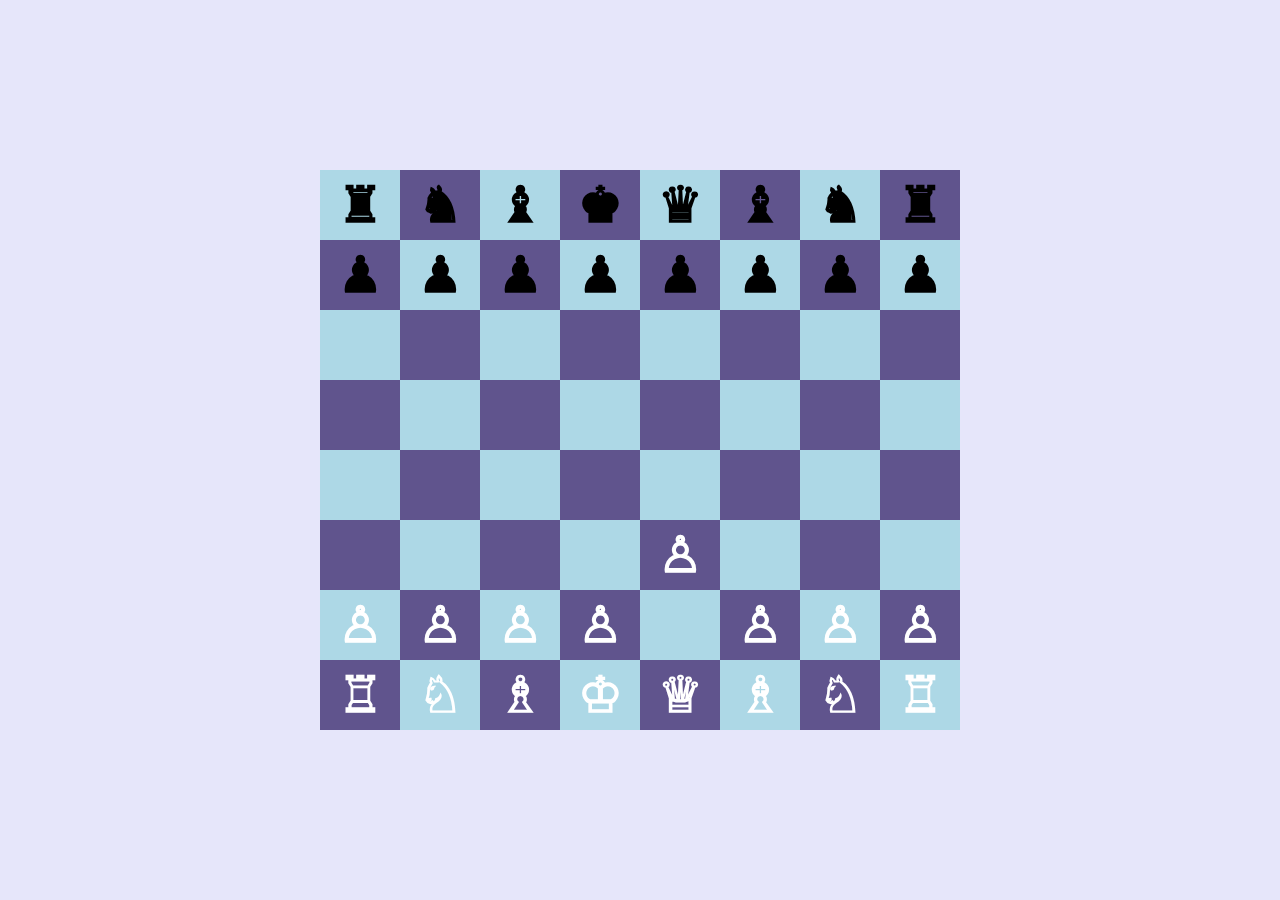
<file: chess/index.html>
<!DOCTYPE html>
<html lang="en">
<head>
    <meta charset="UTF-8">
    <meta name="viewport" content="width=device-width, initial-scale=1.0">
    <title>Chessboard</title>
    <link rel="stylesheet" href="./style.css">
</head>
<body>
    <div class="container">
        <div class="item1 item">
            <div>&#9820;</div>
            <div>&#9822;</div>
            <div>&#9821;</div>
            <div>&#9818;</div>
            <div>&#9819;</div>
            <div>&#9821;</div>
            <div>&#9822;</div>
            <div>&#9820;</div>
        </div>
        <div class="item2 item">
            <div>&#9823;</div>
            <div>&#9823;</div>
            <div>&#9823;</div>
            <div>&#9823;</div>
            <div>&#9823;</div>
            <div>&#9823;</div>
            <div>&#9823;</div>
            <div>&#9823;</div>
        </div>
        <div class="item3 item">
            <div></div>
            <div></div>
            <div></div>
            <div></div>
            <div></div>
            <div></div>
            <div></div>
            <div></div>
        </div>
        <div class="item4 item">
            <div></div>
            <div></div>
            <div></div>
            <div></div>
            <div></div>
            <div></div>
            <div></div>
            <div></div>
        </div>
        <div class="item5 item">
            <div></div>
            <div></div>
            <div></div>
            <div></div>
            <div></div>
            <div></div>
            <div></div>
            <div></div>
        </div>
        <div class="item6 item">
            <div></div>
            <div></div>
            <div></div>
            <div></div>
            <div>&#9817;</div>
            <div></div>
            <div></div>
            <div></div>
        </div>
        <div class="item7 item">
            <div>&#9817;</div>
            <div>&#9817;</div>
            <div>&#9817;</div>
            <div>&#9817;</div>
            <div></div>
            <div>&#9817;</div>
            <div>&#9817;</div>
            <div>&#9817;</div>
        </div>
        <div class="item8 item">
            <div>&#9814;</div>
            <div>&#9816;</div>
            <div>&#9815;</div>
            <div>&#9812;</div>
            <div>&#9813;</div>
            <div>&#9815;</div>
            <div>&#9816;</div>
            <div>&#9814;</div>
        </div>
    </div>
    
</body>
</html>
</file>
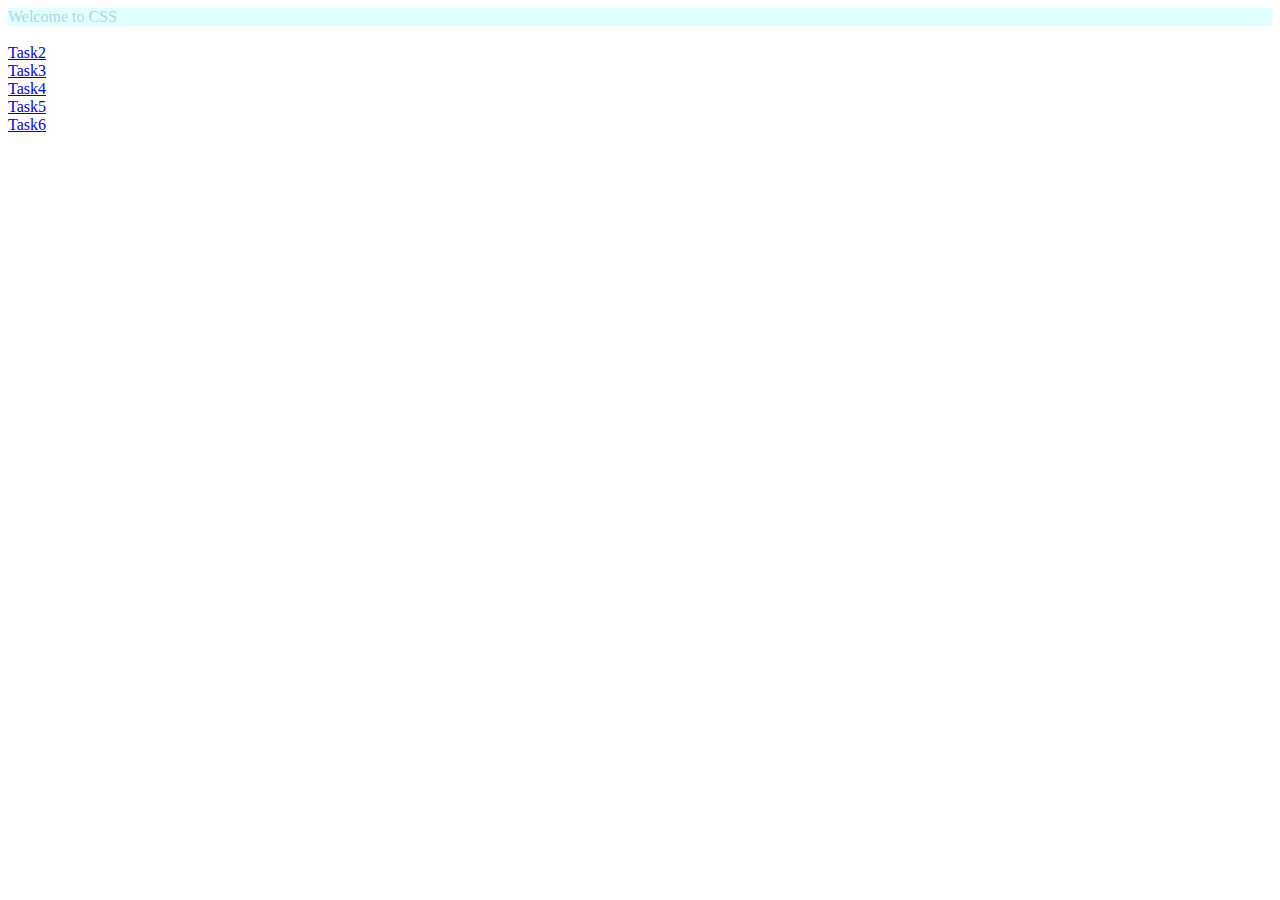
<file: Day1/index.html>
<!DOCTYPE html>
<html lang="en">
<head>
    <meta charset="UTF-8">
    <meta name="viewport" content="width=device-width, initial-scale=1.0">
    <title>Document</title>
</head>
<body>
    <div style="color: lightblue; background-color: lightcyan;">Welcome to CSS</div><br>
    <a href="./task2.html">Task2</a><br>
    <a href="./task3.html">Task3</a><br>
    <a href="./task4.html">Task4</a><br>
    <a href="./task5.html">Task5</a><br>
    <a href="./task6.html">Task6</a>
</body>
</html>
</file>
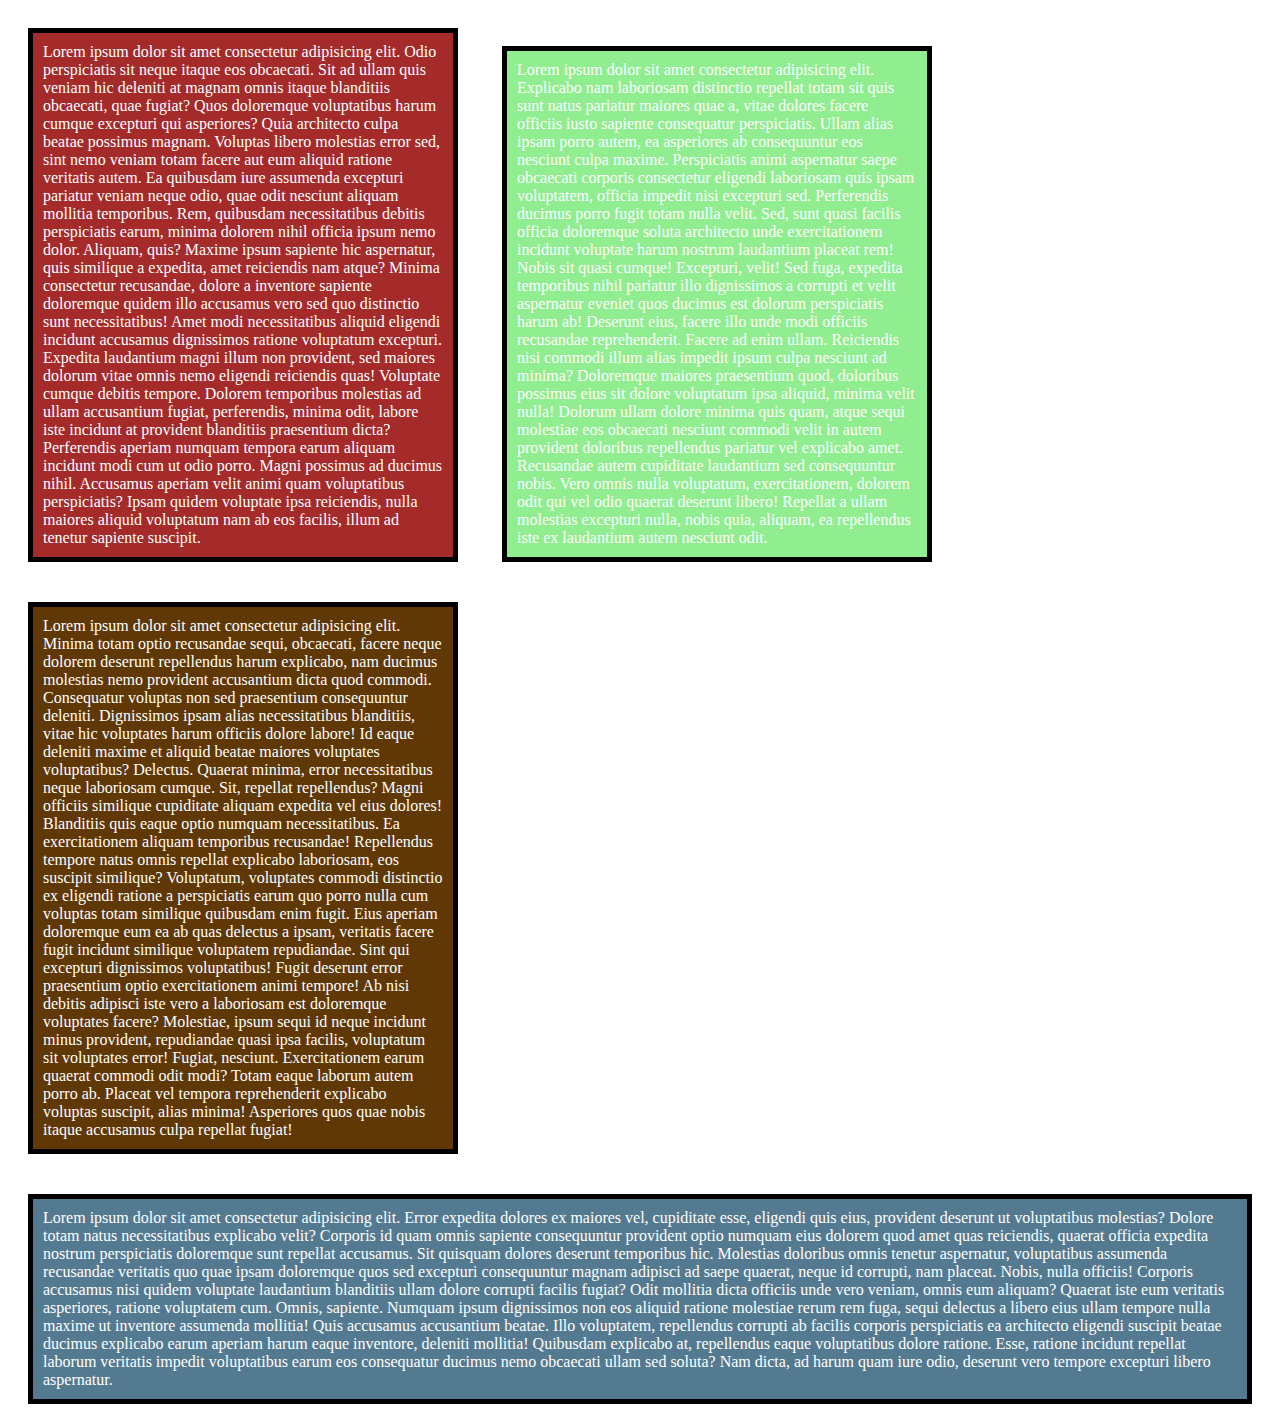
<file: Day2/index.html>
<!DOCTYPE html>
<html lang="en">

<head>
    <meta charset="UTF-8">
    <meta name="viewport" content="width=device-width, initial-scale=1.0">
    <title>Document</title>
    <link rel="stylesheet" href="./style.css">
</head>

<body>
    <div class="a">Lorem ipsum dolor sit amet consectetur adipisicing elit. Odio perspiciatis sit neque itaque eos obcaecati. Sit ad ullam quis veniam hic deleniti at magnam omnis itaque blanditiis obcaecati, quae fugiat?
    Quos doloremque voluptatibus harum cumque excepturi qui asperiores? Quia architecto culpa beatae possimus magnam. Voluptas libero molestias error sed, sint nemo veniam totam facere aut eum aliquid ratione veritatis autem.
    Ea quibusdam iure assumenda excepturi pariatur veniam neque odio, quae odit nesciunt aliquam mollitia temporibus. Rem, quibusdam necessitatibus debitis perspiciatis earum, minima dolorem nihil officia ipsum nemo dolor. Aliquam, quis?
    Maxime ipsum sapiente hic aspernatur, quis similique a expedita, amet reiciendis nam atque? Minima consectetur recusandae, dolore a inventore sapiente doloremque quidem illo accusamus vero sed quo distinctio sunt necessitatibus!
    Amet modi necessitatibus aliquid eligendi incidunt accusamus dignissimos ratione voluptatum excepturi. Expedita laudantium magni illum non provident, sed maiores dolorum vitae omnis nemo eligendi reiciendis quas! Voluptate cumque debitis tempore.
    Dolorem temporibus molestias ad ullam accusantium fugiat, perferendis, minima odit, labore iste incidunt at provident blanditiis praesentium dicta? Perferendis aperiam numquam tempora earum aliquam incidunt modi cum ut odio porro.
    Magni possimus ad ducimus nihil. Accusamus aperiam velit animi quam voluptatibus perspiciatis? Ipsam quidem voluptate ipsa reiciendis, nulla maiores aliquid voluptatum nam ab eos facilis, illum ad tenetur sapiente suscipit.</div>
    <div class="b">Lorem ipsum dolor sit amet consectetur adipisicing elit. Explicabo nam laboriosam distinctio repellat totam sit quis sunt natus pariatur maiores quae a, vitae dolores facere officiis iusto sapiente consequatur perspiciatis.
    Ullam alias ipsam porro autem, ea asperiores ab consequuntur eos nesciunt culpa maxime. Perspiciatis animi aspernatur saepe obcaecati corporis consectetur eligendi laboriosam quis ipsam voluptatem, officia impedit nisi excepturi sed.
    Perferendis ducimus porro fugit totam nulla velit. Sed, sunt quasi facilis officia doloremque soluta architecto unde exercitationem incidunt voluptate harum nostrum laudantium placeat rem! Nobis sit quasi cumque! Excepturi, velit!
    Sed fuga, expedita temporibus nihil pariatur illo dignissimos a corrupti et velit aspernatur eveniet quos ducimus est dolorum perspiciatis harum ab! Deserunt eius, facere illo unde modi officiis recusandae reprehenderit.
    Facere ad enim ullam. Reiciendis nisi commodi illum alias impedit ipsum culpa nesciunt ad minima? Doloremque maiores praesentium quod, doloribus possimus eius sit dolore voluptatum ipsa aliquid, minima velit nulla!
    Dolorum ullam dolore minima quis quam, atque sequi molestiae eos obcaecati nesciunt commodi velit in autem provident doloribus repellendus pariatur vel explicabo amet. Recusandae autem cupiditate laudantium sed consequuntur nobis.
    Vero omnis nulla voluptatum, exercitationem, dolorem odit qui vel odio quaerat deserunt libero! Repellat a ullam molestias excepturi nulla, nobis quia, aliquam, ea repellendus iste ex laudantium autem nesciunt odit.</div>
    <div class="c">Lorem ipsum dolor sit amet consectetur adipisicing elit. Minima totam optio recusandae sequi, obcaecati, facere neque dolorem deserunt repellendus harum explicabo, nam ducimus molestias nemo provident accusantium dicta quod commodi.
    Consequatur voluptas non sed praesentium consequuntur deleniti. Dignissimos ipsam alias necessitatibus blanditiis, vitae hic voluptates harum officiis dolore labore! Id eaque deleniti maxime et aliquid beatae maiores voluptates voluptatibus? Delectus.
    Quaerat minima, error necessitatibus neque laboriosam cumque. Sit, repellat repellendus? Magni officiis similique cupiditate aliquam expedita vel eius dolores! Blanditiis quis eaque optio numquam necessitatibus. Ea exercitationem aliquam temporibus recusandae!
    Repellendus tempore natus omnis repellat explicabo laboriosam, eos suscipit similique? Voluptatum, voluptates commodi distinctio ex eligendi ratione a perspiciatis earum quo porro nulla cum voluptas totam similique quibusdam enim fugit.
    Eius aperiam doloremque eum ea ab quas delectus a ipsam, veritatis facere fugit incidunt similique voluptatem repudiandae. Sint qui excepturi dignissimos voluptatibus! Fugit deserunt error praesentium optio exercitationem animi tempore!
    Ab nisi debitis adipisci iste vero a laboriosam est doloremque voluptates facere? Molestiae, ipsum sequi id neque incidunt minus provident, repudiandae quasi ipsa facilis, voluptatum sit voluptates error! Fugiat, nesciunt.
    Exercitationem earum quaerat commodi odit modi? Totam eaque laborum autem porro ab. Placeat vel tempora reprehenderit explicabo voluptas suscipit, alias minima! Asperiores quos quae nobis itaque accusamus culpa repellat fugiat!</div>
    <div class="d">Lorem ipsum dolor sit amet consectetur adipisicing elit. Error expedita dolores ex maiores vel, cupiditate esse, eligendi quis eius, provident deserunt ut voluptatibus molestias? Dolore totam natus necessitatibus explicabo velit?
    Corporis id quam omnis sapiente consequuntur provident optio numquam eius dolorem quod amet quas reiciendis, quaerat officia expedita nostrum perspiciatis doloremque sunt repellat accusamus. Sit quisquam dolores deserunt temporibus hic.
    Molestias doloribus omnis tenetur aspernatur, voluptatibus assumenda recusandae veritatis quo quae ipsam doloremque quos sed excepturi consequuntur magnam adipisci ad saepe quaerat, neque id corrupti, nam placeat. Nobis, nulla officiis!
    Corporis accusamus nisi quidem voluptate laudantium blanditiis ullam dolore corrupti facilis fugiat? Odit mollitia dicta officiis unde vero veniam, omnis eum aliquam? Quaerat iste eum veritatis asperiores, ratione voluptatem cum.
    Omnis, sapiente. Numquam ipsum dignissimos non eos aliquid ratione molestiae rerum rem fuga, sequi delectus a libero eius ullam tempore nulla maxime ut inventore assumenda mollitia! Quis accusamus accusantium beatae.
    Illo voluptatem, repellendus corrupti ab facilis corporis perspiciatis ea architecto eligendi suscipit beatae ducimus explicabo earum aperiam harum eaque inventore, deleniti mollitia! Quibusdam explicabo at, repellendus eaque voluptatibus dolore ratione.
    Esse, ratione incidunt repellat laborum veritatis impedit voluptatibus earum eos consequatur ducimus nemo obcaecati ullam sed soluta? Nam dicta, ad harum quam iure odio, deserunt vero tempore excepturi libero aspernatur.</div>
</body>

</html>
</file>
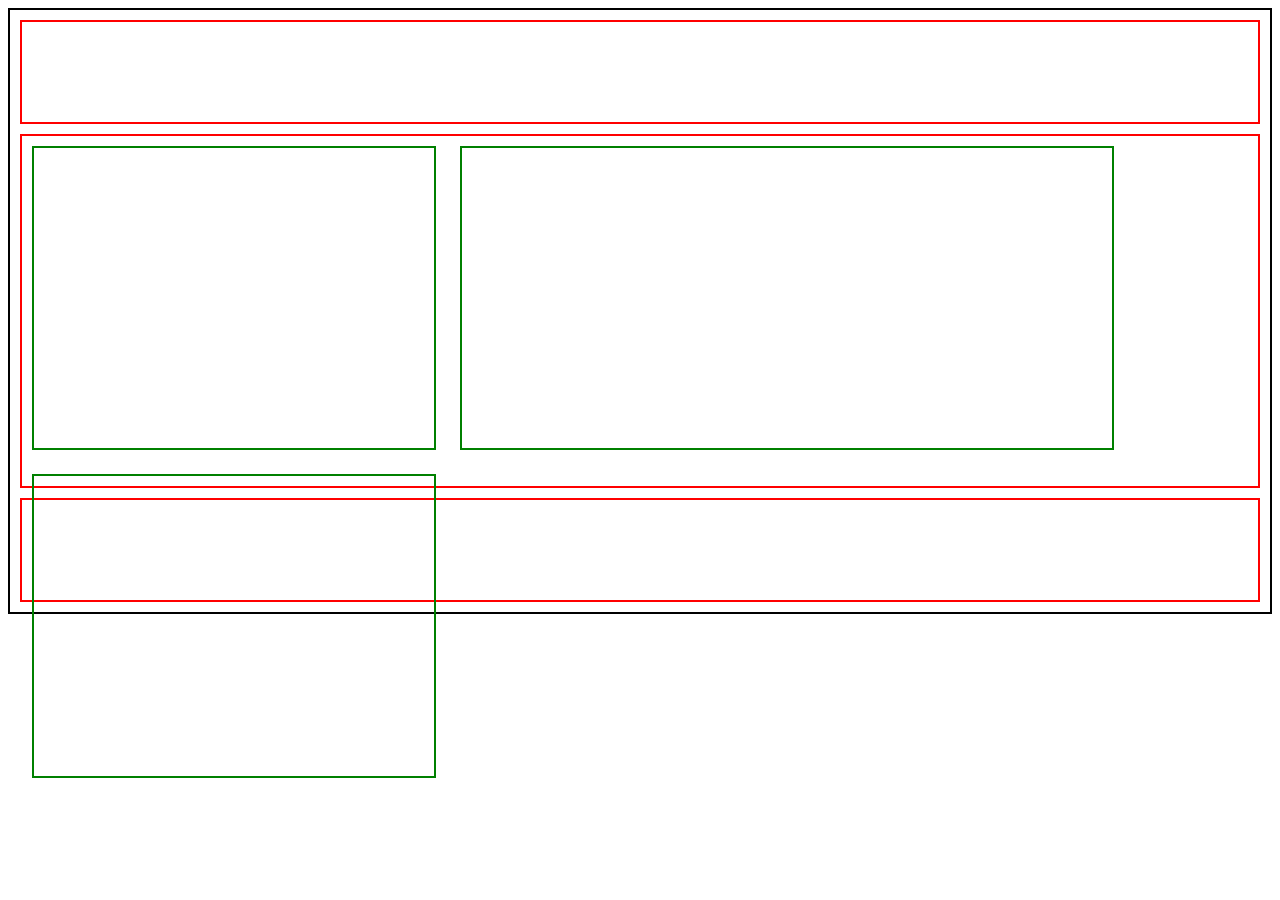
<file: Day3/index.html>
<!DOCTYPE html>
<html lang="en">
<head>
    <meta charset="UTF-8">
    <meta name="viewport" content="width=device-width, initial-scale=1.0">
    <title>Document</title>
    <link rel="stylesheet" href="./style.css">
</head>
<body>
    <div class="main">
        <div class="a"> </div>
        <div class="b">
            <div class="item1"></div>
            <div class="item2"></div>
            <div class="item3"></div>
        </div>
        <div class="c"></div>
    </div>
</body>
</html>
</file>
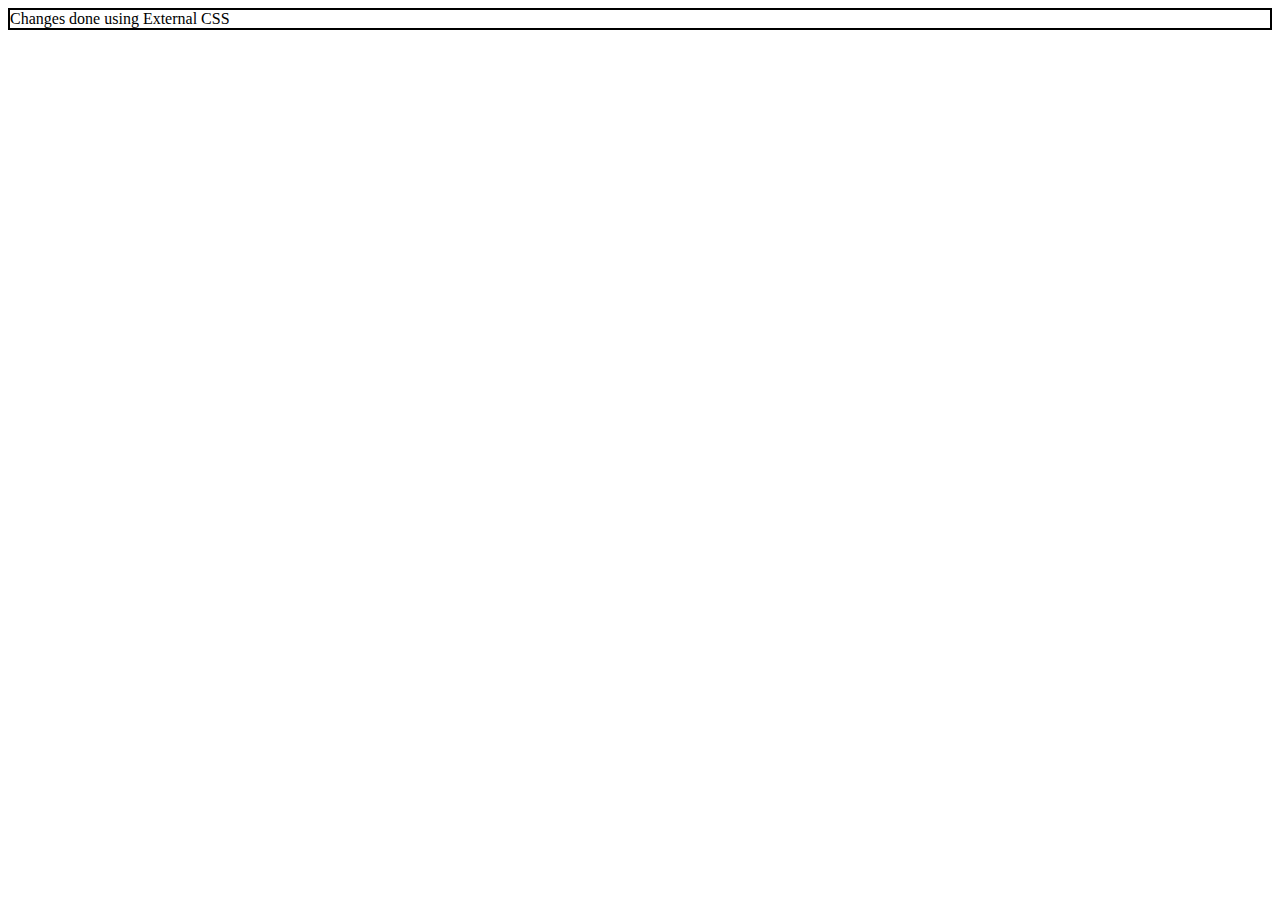
<file: Day1/task3.html>
<!DOCTYPE html>
<html lang="en">
<head>
    <meta charset="UTF-8">
    <meta name="viewport" content="width=device-width, initial-scale=1.0">
    <title>Task3</title>
    <link rel="stylesheet" href="./style.css">
</head>
<body>
    <div>Changes done using External CSS</div>
</body>
</html>
</file>
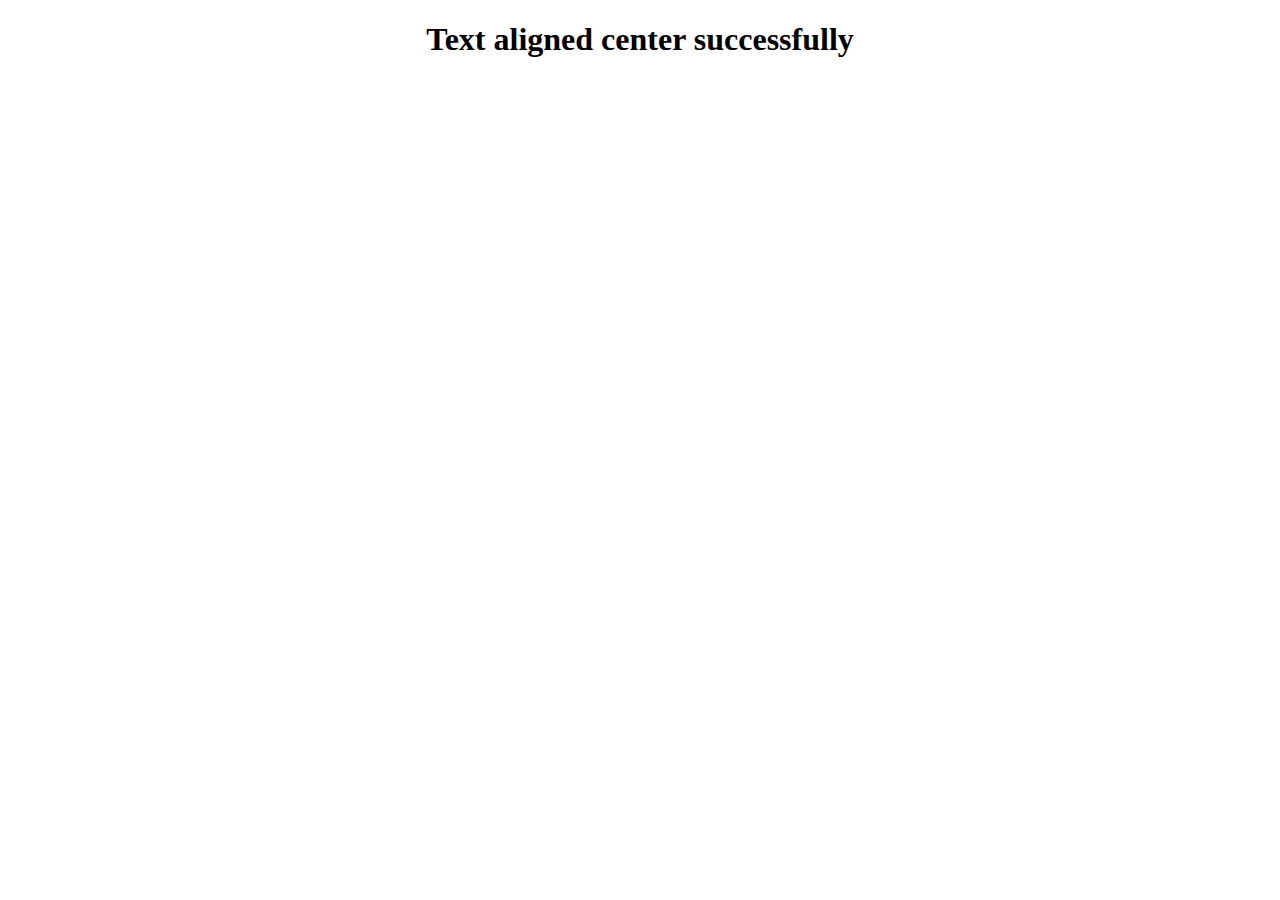
<file: Day1/task4.html>
<!DOCTYPE html>
<html lang="en">
<head>
    <meta charset="UTF-8">
    <meta name="viewport" content="width=device-width, initial-scale=1.0">
    <title>Task4</title>
    <style>
       h1{
        text-align: center;
       } 
    </style>
</head>
<body>
    <h1>Text aligned center successfully</h1>
</body>
</html>
</file>
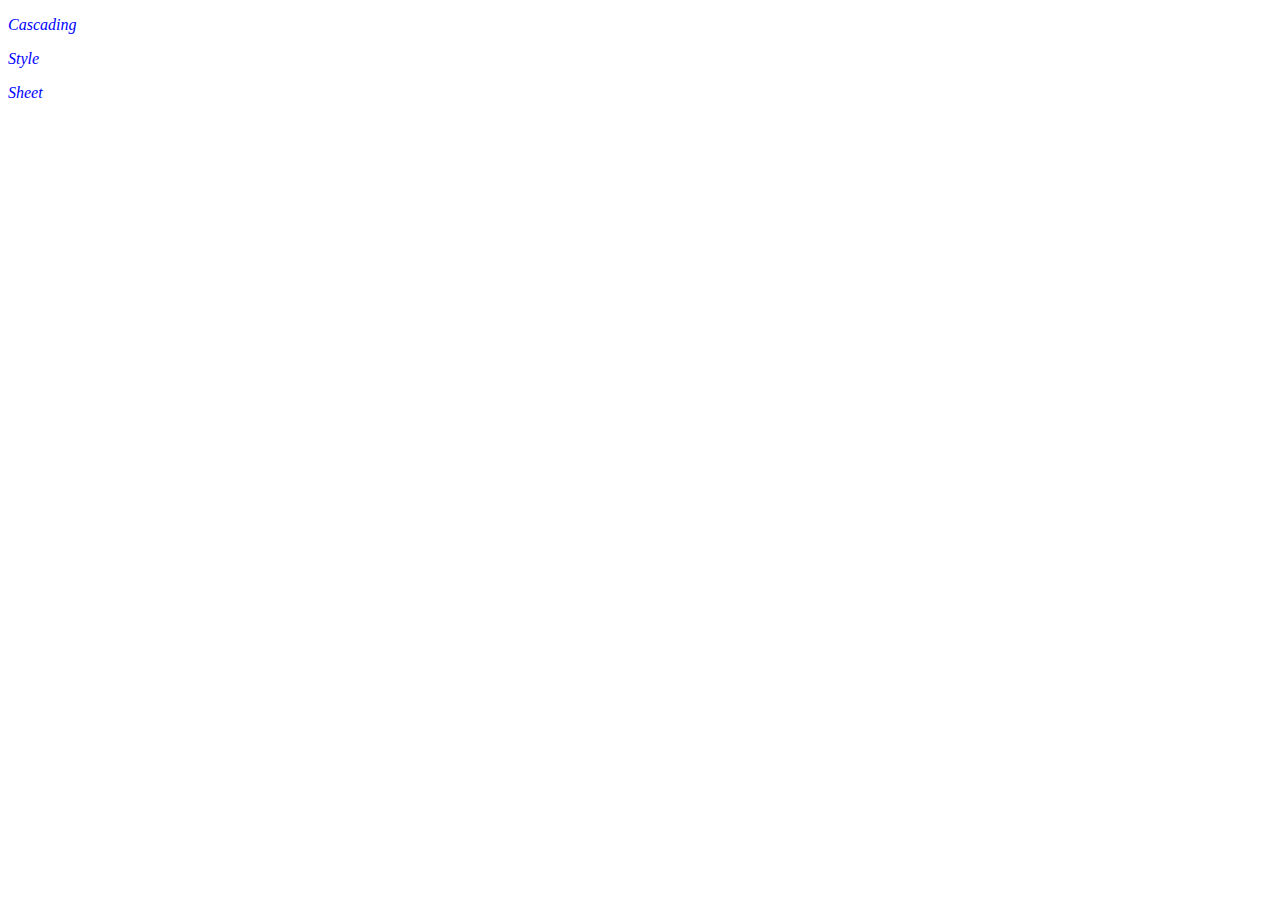
<file: Day1/task6.html>
<!DOCTYPE html>
<html lang="en">
<head>
    <meta charset="UTF-8">
    <meta name="viewport" content="width=device-width, initial-scale=1.0">
    <title>Task6</title>
    <link rel="stylesheet" href="./styles.css">
</head>
<body>
    <p>Cascading</p>
    <p>Style</p>
    <p>Sheet</p>
</body>
</html>
</file>
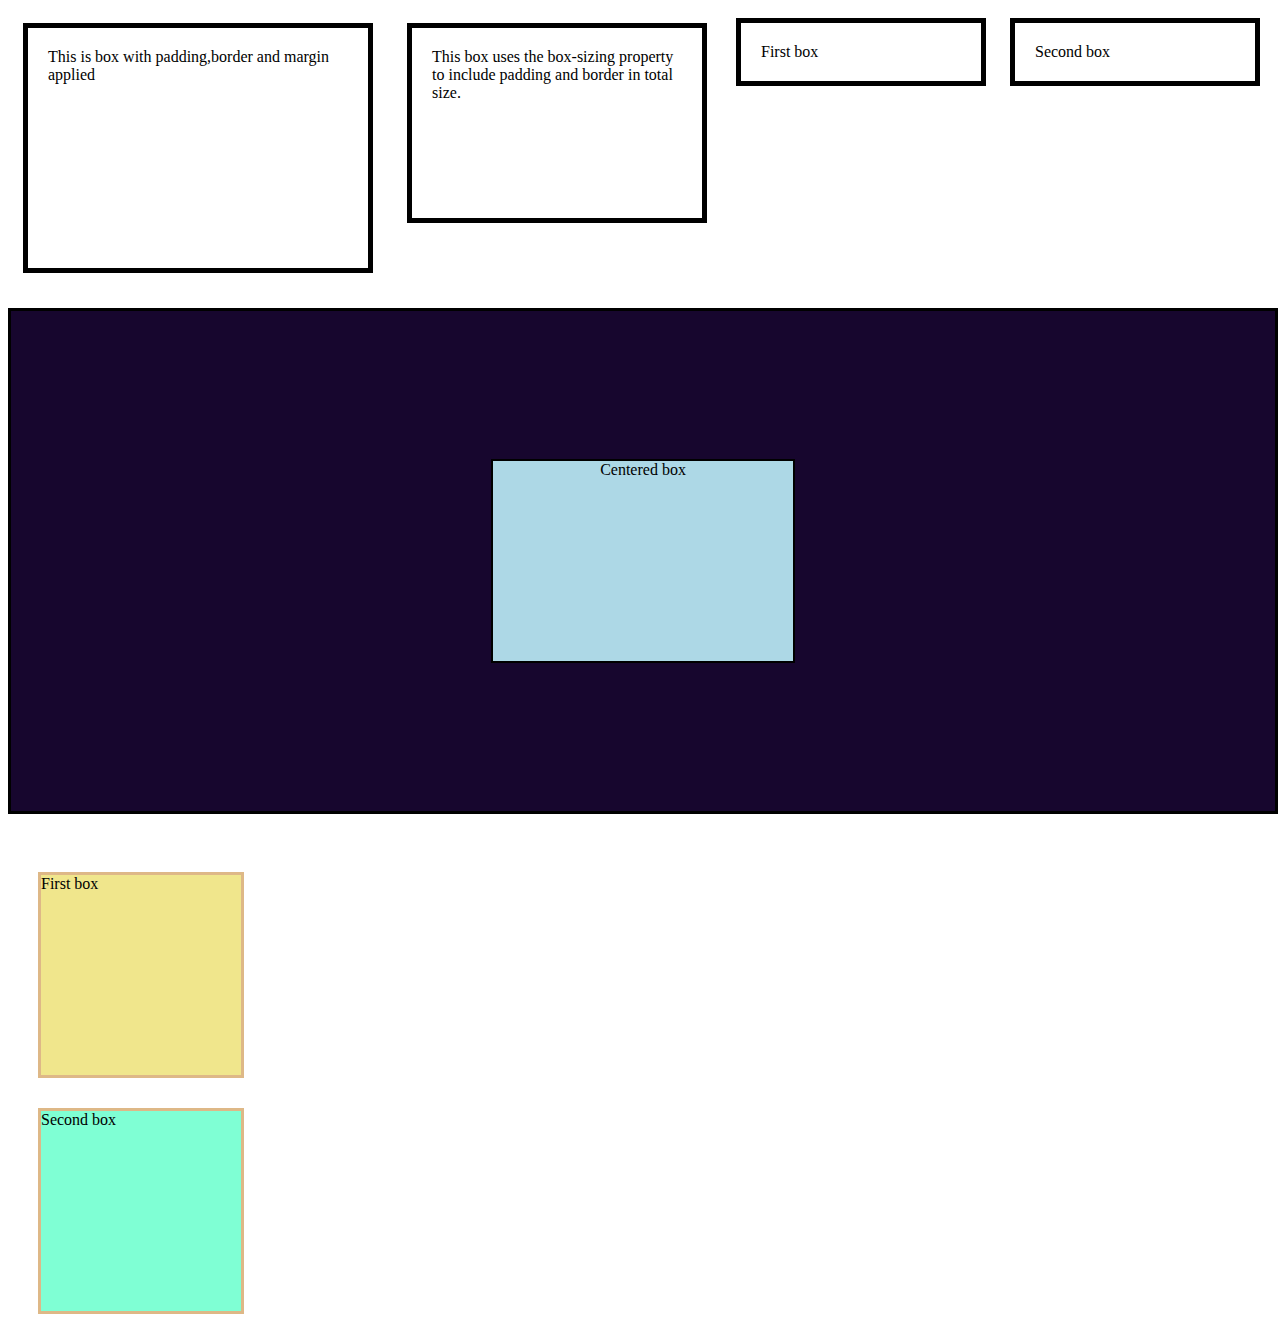
<file: Day2/task.html>
<!DOCTYPE html>
<html lang="en">
<head>
    <meta charset="UTF-8">
    <meta name="viewport" content="width=device-width, initial-scale=1.0">
    <title>Document</title>
    <link rel="stylesheet" href="./style3.css">
</head>
<body>
    <div class="a">
        This is box with padding,border and margin applied
    </div>
    <div class="b">
        This box uses the box-sizing property to include padding and border in total size.
    </div>
    <div class="c">
        First box
    </div>
    <div class="d">
        Second box
    </div>
    <div class="parent">
        <div class="child">Centered box</div>
    </div><br>
    <div class="box1">
        First box
    </div>
    <div class="box2">
        Second box
    </div>
</body>
</html>
</file>
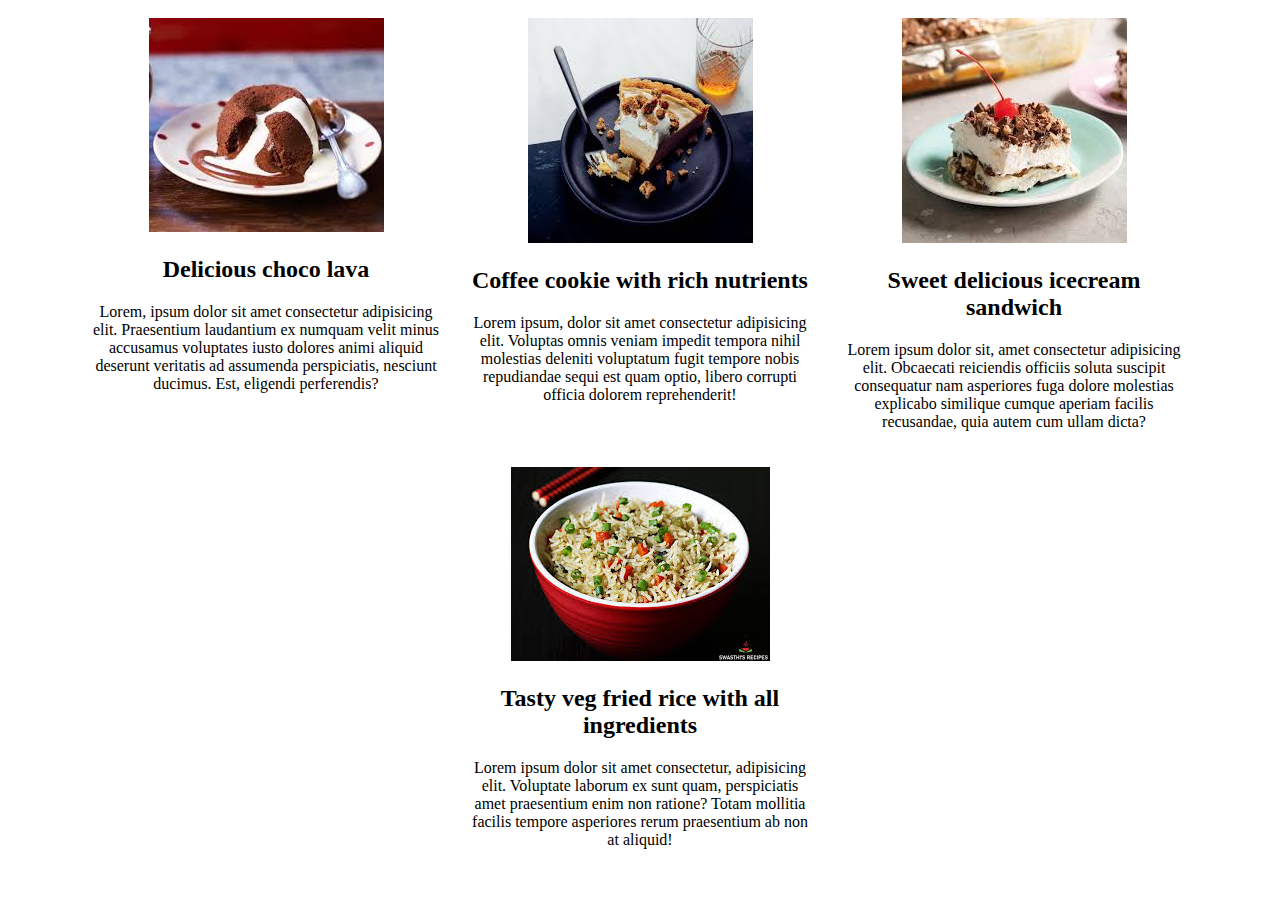
<file: Day3/task.html>
<!DOCTYPE html>
<html lang="en">
<head>
    <meta charset="UTF-8">
    <meta name="viewport" content="width=device-width, initial-scale=1.0">
    <title>Document</title>
    <link rel="stylesheet" href="./styles.css">
</head>
<body>
    <div class="container">
        <div class="a">
            <img src="./choco lava.jpeg" alt="">
            <h2>Delicious choco lava</h2>
            <p>Lorem, ipsum dolor sit amet consectetur adipisicing elit. Praesentium laudantium ex numquam velit minus accusamus voluptates iusto dolores animi aliquid deserunt veritatis ad assumenda perspiciatis, nesciunt ducimus. Est, eligendi perferendis?</p>
        </div>
        <div class="b">
            <img src="./coffee cookie.jpeg" alt="">
            <h2>Coffee cookie with rich nutrients</h2>
            <p>Lorem ipsum, dolor sit amet consectetur adipisicing elit. Voluptas omnis veniam impedit tempora nihil molestias deleniti voluptatum fugit tempore nobis repudiandae sequi est quam optio, libero corrupti officia dolorem reprehenderit!</p>
        </div>
        <div class="c">
            <img src="./icecream sandwich.jpeg" alt="">
            <h2>Sweet delicious icecream sandwich</h2>
            <p>Lorem ipsum dolor sit, amet consectetur adipisicing elit. Obcaecati reiciendis officiis soluta suscipit consequatur nam asperiores fuga dolore molestias explicabo similique cumque aperiam facilis recusandae, quia autem cum ullam dicta?</p>
        </div>
        <div class="d">
            <img src="./veg fried.jpeg" alt="">
            <h2>Tasty veg fried rice with all ingredients</h2>
            <p>Lorem ipsum dolor sit amet consectetur, adipisicing elit. Voluptate laborum ex sunt quam, perspiciatis amet praesentium enim non ratione? Totam mollitia facilis tempore asperiores rerum praesentium ab non at aliquid!</p>
        </div>
    </div>
</body>
</html>
</file>
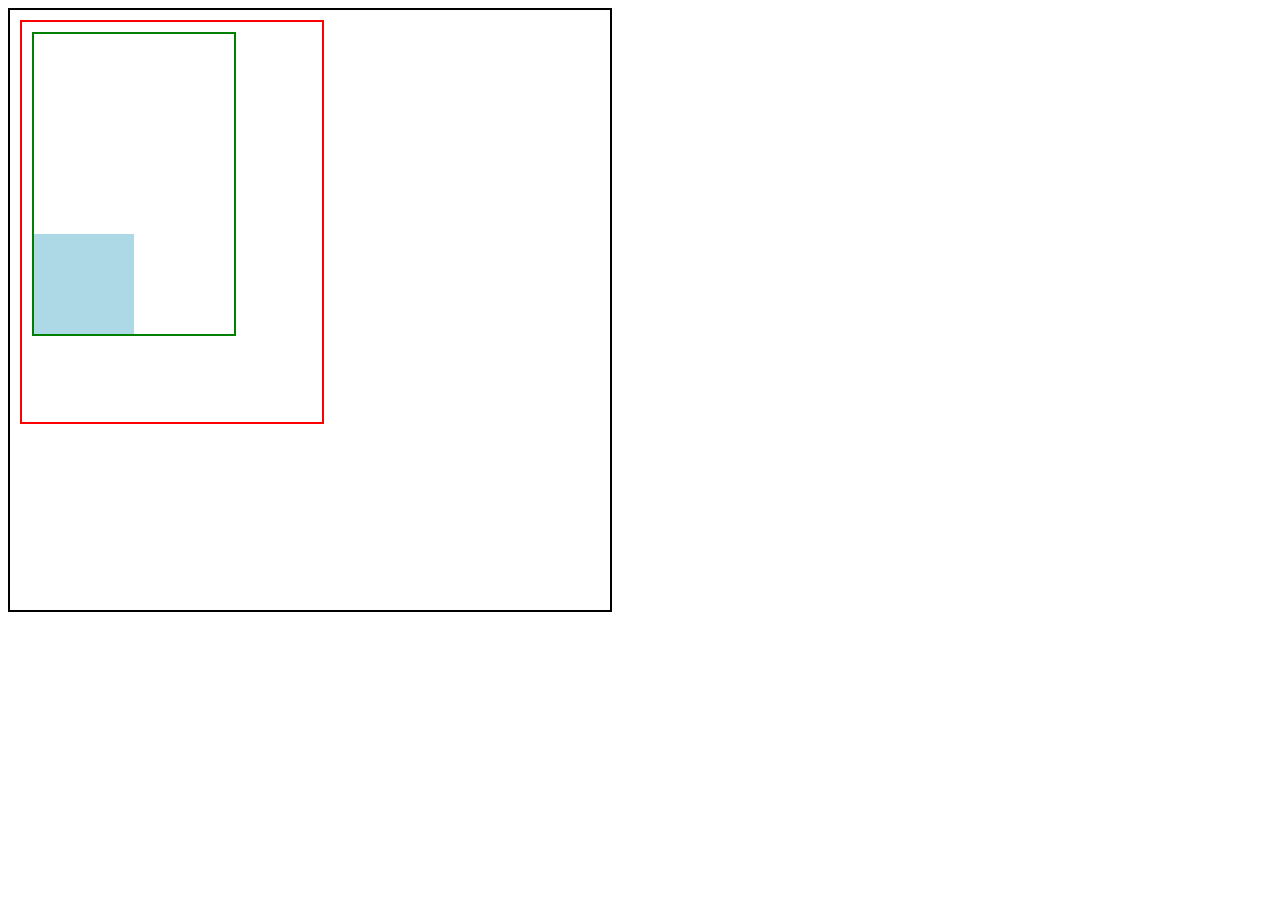
<file: Day4/index2.html>
<!DOCTYPE html>
<html lang="en">
<head>
    <meta charset="UTF-8">
    <meta name="viewport" content="width=device-width, initial-scale=1.0">
    <title>Document</title>
    <link rel="stylesheet" href="./styles.css">
</head>
<body>
    <article>
        <section>
            <div>
                <p></p>
            </div>
        </section>
    </article>
</body>
</html>
</file>
<file: chess/style.css>
* {
    margin: 0;
    padding: 0;
    box-sizing: border-box;
}
body {
    background-color: lavender;
}
.container {
    display: flex;
    flex-wrap: wrap;
    flex-direction: column;  
    width: fit-content;
    top: 50%;
    left: 50%;
    transform: translate(-50%,-50%); 
    position: absolute;
}
.item {
    display: flex;
}
.item>div{
    width: 80px;
    height:70px;
    background-color: lightblue;
    display: flex;
    justify-content: center;
    align-items: center;
    font-size: 50px;
    color: white;
    font-weight: 800;
    transition: 0.4s ease;
    cursor: pointer;
}
.item1>div,.item2>div{
    font-size: 50px;
    color:black;
    font-weight: 700;
    transition: 0.4s ease;
}
.item1>div:nth-child(even),
.item2>div:nth-child(odd),
.item3>div:nth-child(even),
.item4>div:nth-child(odd),
.item5>div:nth-child(even),
.item6>div:nth-child(odd),
.item7>div:nth-child(even),
.item8>div:nth-child(odd){
  background-color: rgb(96, 84, 141) ;
}
.item>div:hover{
    font-size: 80px;
}
</file>
<file: Day2/style.css>
.a,.b,.c{
    width: 400px;
    display: inline-block;
}
.a{
    background-color:brown
}
.b{
    background-color: lightgreen
}
.c{
    background-color: rgb(95, 56, 6);
}
.d{
    background-color: rgb(84, 122, 145);
    color: white;
    padding: 10px;
}
.a,.b,.c,.d{
    padding: 10px;
    color: white;
    margin: 20px;
    border-width: 5px;
    border-style: solid;
    border-color: black;
}
</file>
<file: Day3/style.css>
.main{
    /*width: 900px;*/
    border: 2px solid black;
    justify-content: center;
    align-items: center;
    
}
.a{
    height: 100px;
    border: 2px solid red;
    margin: 10px;
}
.b{
    height: 350px;
    border: 2px solid red;
    margin: 10px;
}
.c{
    height: 100px;
    border: 2px solid red;
    margin: 10px;
}
.item1,.item3{
    height: 300px;
    width: 400px;
    border: 2px solid green;
    margin: 10px;
}
.item2{
    height: 300px;
    width: 650px;
    border: 2px solid green;
    margin: 10px;
}
.item1,.item2,.item3{
    display: inline-block;
}
</file>
<file: Day1/style.css>
div{
    border: 2px solid black ;
}
</file>
<file: Day1/styles.css>
p{
    color: blue;
    font-style: italic;
}
</file>
<file: Day2/style3.css>
.a{
    width: 300px;
    height: 200px;
    padding: 20px;
    border-width: 5px;
    border-style: solid;
    border-color: black;
    margin: 15px;

}
.b{
    width: 300px;
    height: 200px;
    padding: 20px;
    border-width: 5px;
    border-style: solid;
    border-color: black;
    margin: 15px;
    box-sizing: border-box;
}
.c{
    width: 200px;
    padding: 20px;
    border-width: 5px;
    border-style: solid;
    border-color: black;
    margin-right: 20px;
    margin: 10px;
}
.d{
    width: 200px;
    padding: 20px;
    border-width: 5px;
    border-style: solid;
    border-color: black;
    margin-left: 20px;
    margin: 10px;
}
.a,.b{
    display: inline-block;
}

.a,.b,.c,.d{
    vertical-align: top;
}
.d,.c{
    display: inline-block;
}
.parent{
    height: 500px;
    width: 100%;
    border-style: solid;
    background-color: rgb(23, 6, 46);
    display: flex;
    flex-direction: column;
    margin-top: 20px;
    margin-bottom: 30px;
    justify-content: center;
    align-items: center;
}
.child{
    height: 200px;
    width: 300px;
    border: 2px solid;
    text-align: center;
    background-color: lightblue;
}
.box1,.box2{
    margin: 30px;
    border-style: solid;
    border-color: burlywood;
}

.box1{
    background-color: khaki;
    margin-top: 10px;
    height: 200px;
    width: 200px;
    
}
.box2{
    background-color: aquamarine;
    margin-bottom: 20px;
    height: 200px;
    width: 200px;
    
}
</file>
<file: Day3/styles.css>
.container{
    /*height: 650px;*/
    /*border: 2px solid black;*/
    text-align: center;
    border-radius: 10px;
}
.a,.b,.c,.d{
    display: inline-block;
    /*height: 500px;*/
    /*border: 2px solid red;*/
    width: 350px;
    margin: 10px;
    vertical-align: top;
}
.img{
    width: 100%;
}
h2{
    font-size: x-large;
    font-weight: 800;
}
</file>
<file: Day4/styles.css>
article{
    height: 600px;
    width: 600px;
    border: 2px solid black;
    position: relative;
}
section{
    height: 400px;
    width: 300px;
    border: 2px solid red;
    margin: 10px;
    position: relative;
}
div{
    height: 300px;
    width: 200px;
    border: 2px solid green;
    margin: 10px;
    position: relative;
}
p{
    background-color: lightblue;
    width: 100px;
    height: 100px;
    margin: 0px;
    left: 0px;
    bottom: 0px;
    position: absolute;
}
</file>
